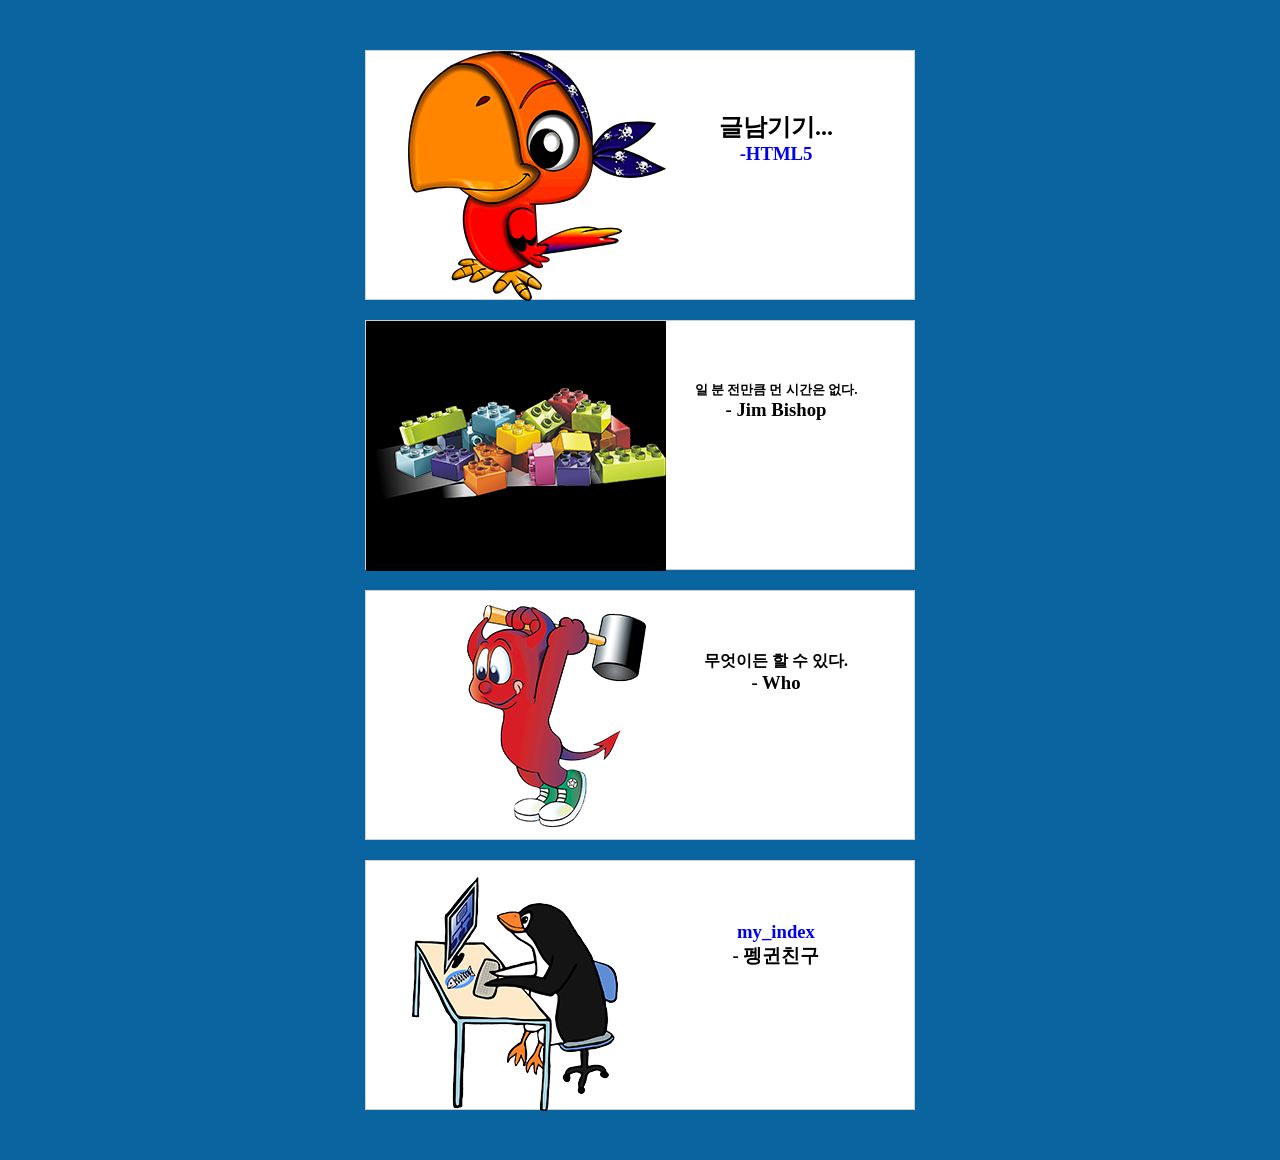
<file: index.html>
<!DOCTYPE html>
<html lang="ko">
<head>
    <meta charset="UTF-8">
    <meta name="viewport" content="width=device-width, initial-scale=1.0">
    <meta http-equiv="X-UA-Compatible" content="ie=edge">
    <title>INSPIRATIONAL QUOTES</title>
    <link rel="stylesheet" href="css/style.css">
</head>
<body>
    <!-- div#container>div*3.board>img+div.words+h2+h3 -->
    <div id="container">
        <div class="board">
            <img src="images/img1.png">    
            <div class="words">
                <h2>글남기기...</h2>
               <a href="./html5" target="_blank"><h3>-HTML5</h3></a>
            </div> 
        </a>           
        </div>
        <div class="board">
            <img src="images/img2.png">    
            <div class="words">
                <h5>일 분 전만큼 먼 시간은 없다.</h5>
                <h3>- Jim Bishop</h3>
            </div>            
        </div>
        <div class="board">
            <img src="images/img3.png">    
            <div class="words">
                <h4>무엇이든 할 수 있다.</h4>
                <h3>- Who</h3>
            </div>            
        </div>            
        <div class="board">
            <img src="images/img4.png">    
            <div class="words">
                <h3><a href="./new/rotation.html">my_index</a></h3>
                <h3>- 펭귄친구</h3>
            </div>            
        </div>            
    </div>
</body>
</html>
</file>
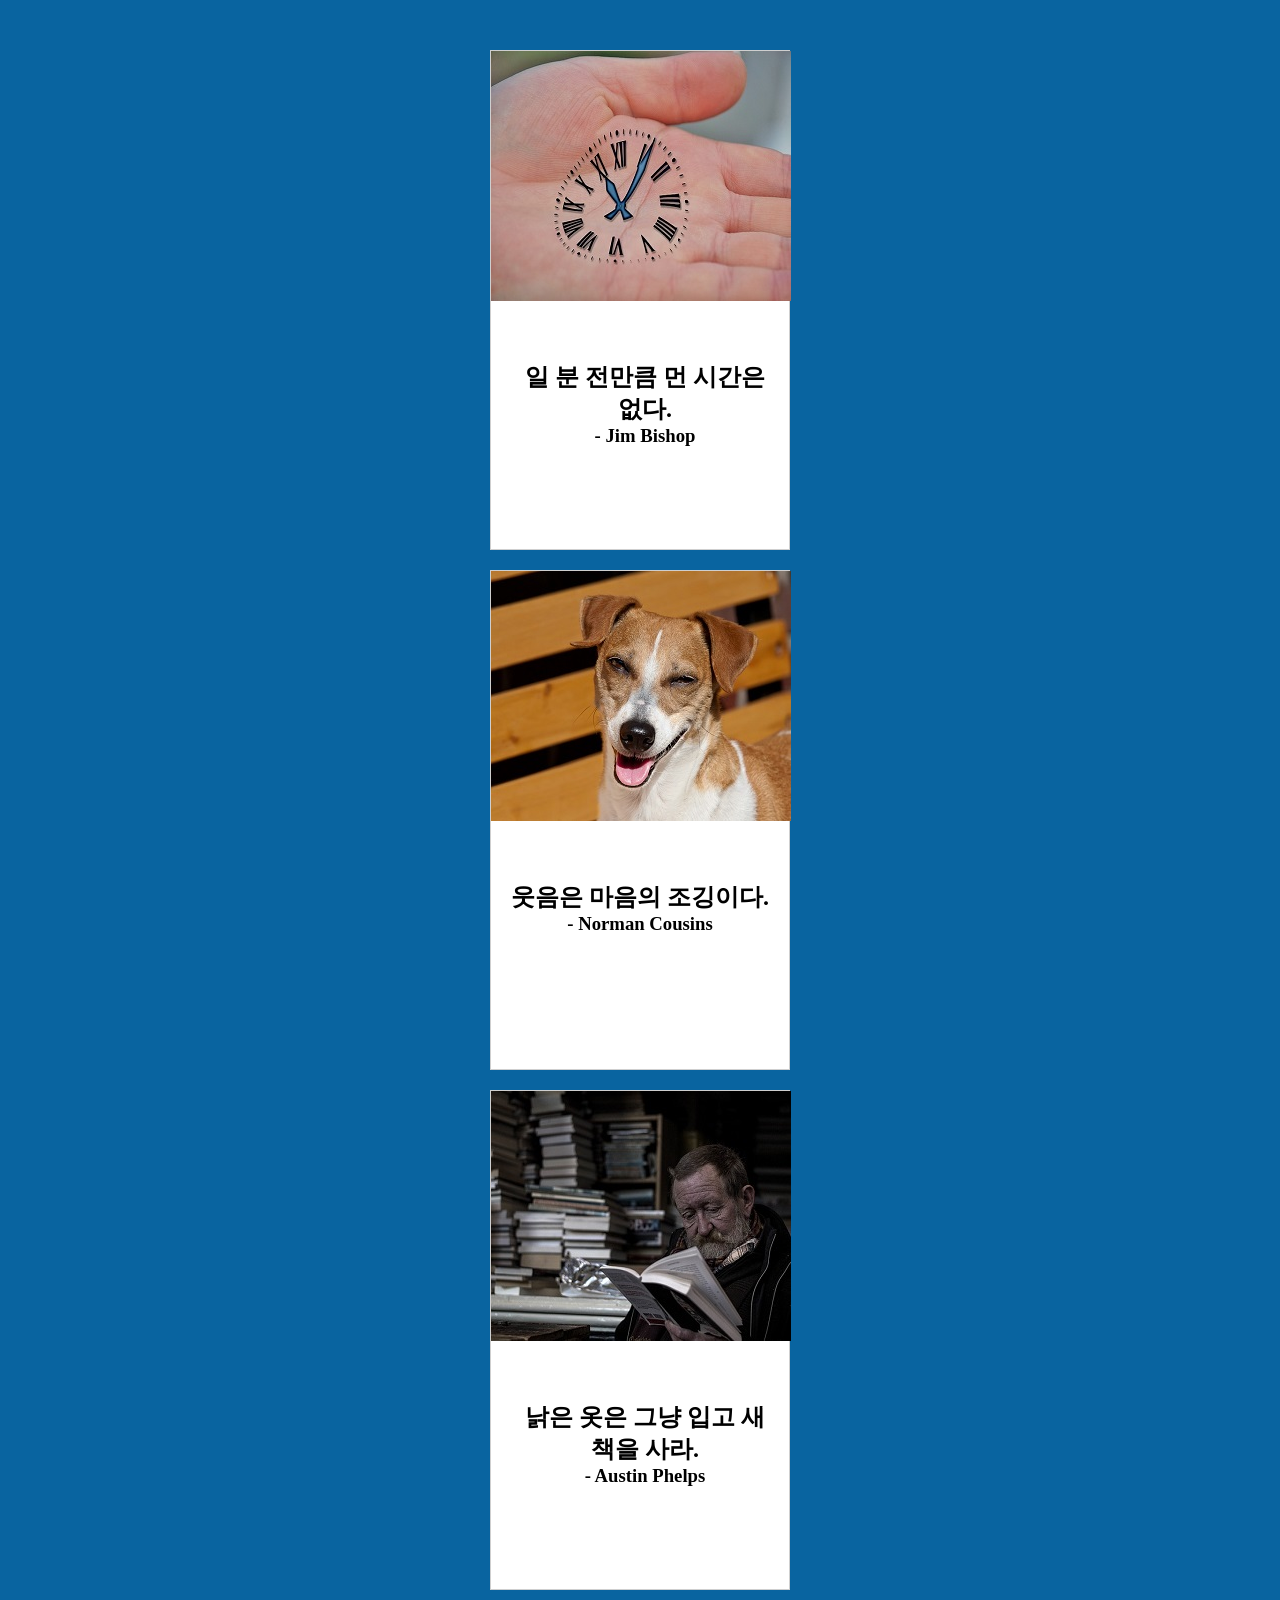
<file: html5/15/index.html>
<!DOCTYPE html>
<html lang="ko">
<head>
    <meta charset="UTF-8">
    <meta name="viewport" content="width=device-width, initial-scale=1.0">
    <meta http-equiv="X-UA-Compatible" content="ie=edge">
    <title>INSPIRATIONAL QUOTES</title>
    <link rel="stylesheet" href="css/style.css">
</head>
<body>
    <div id="container">
        <div class="card">
            <img src="images/1.jpg">
            <div class="words">
                <h2>일 분 전만큼 먼 시간은 없다.</h2>
                <h3>- Jim Bishop</h3>
            </div>
        </div>
        <div class="card">
            <img src="images/2.jpg">
            <div class="words">
                <h2>웃음은 마음의 조깅이다.</h2>
                <h3>- Norman Cousins</h3>
            </div>
        </div>
        <div class="card">
            <img src="images/3.jpg">
            <div class="words">
                <h2>낡은 옷은 그냥 입고 새 책을 사라.</h2>
                <h3>- Austin Phelps</h3>
            </div>
        </div>
    </div>
</body>

</html>
</file>
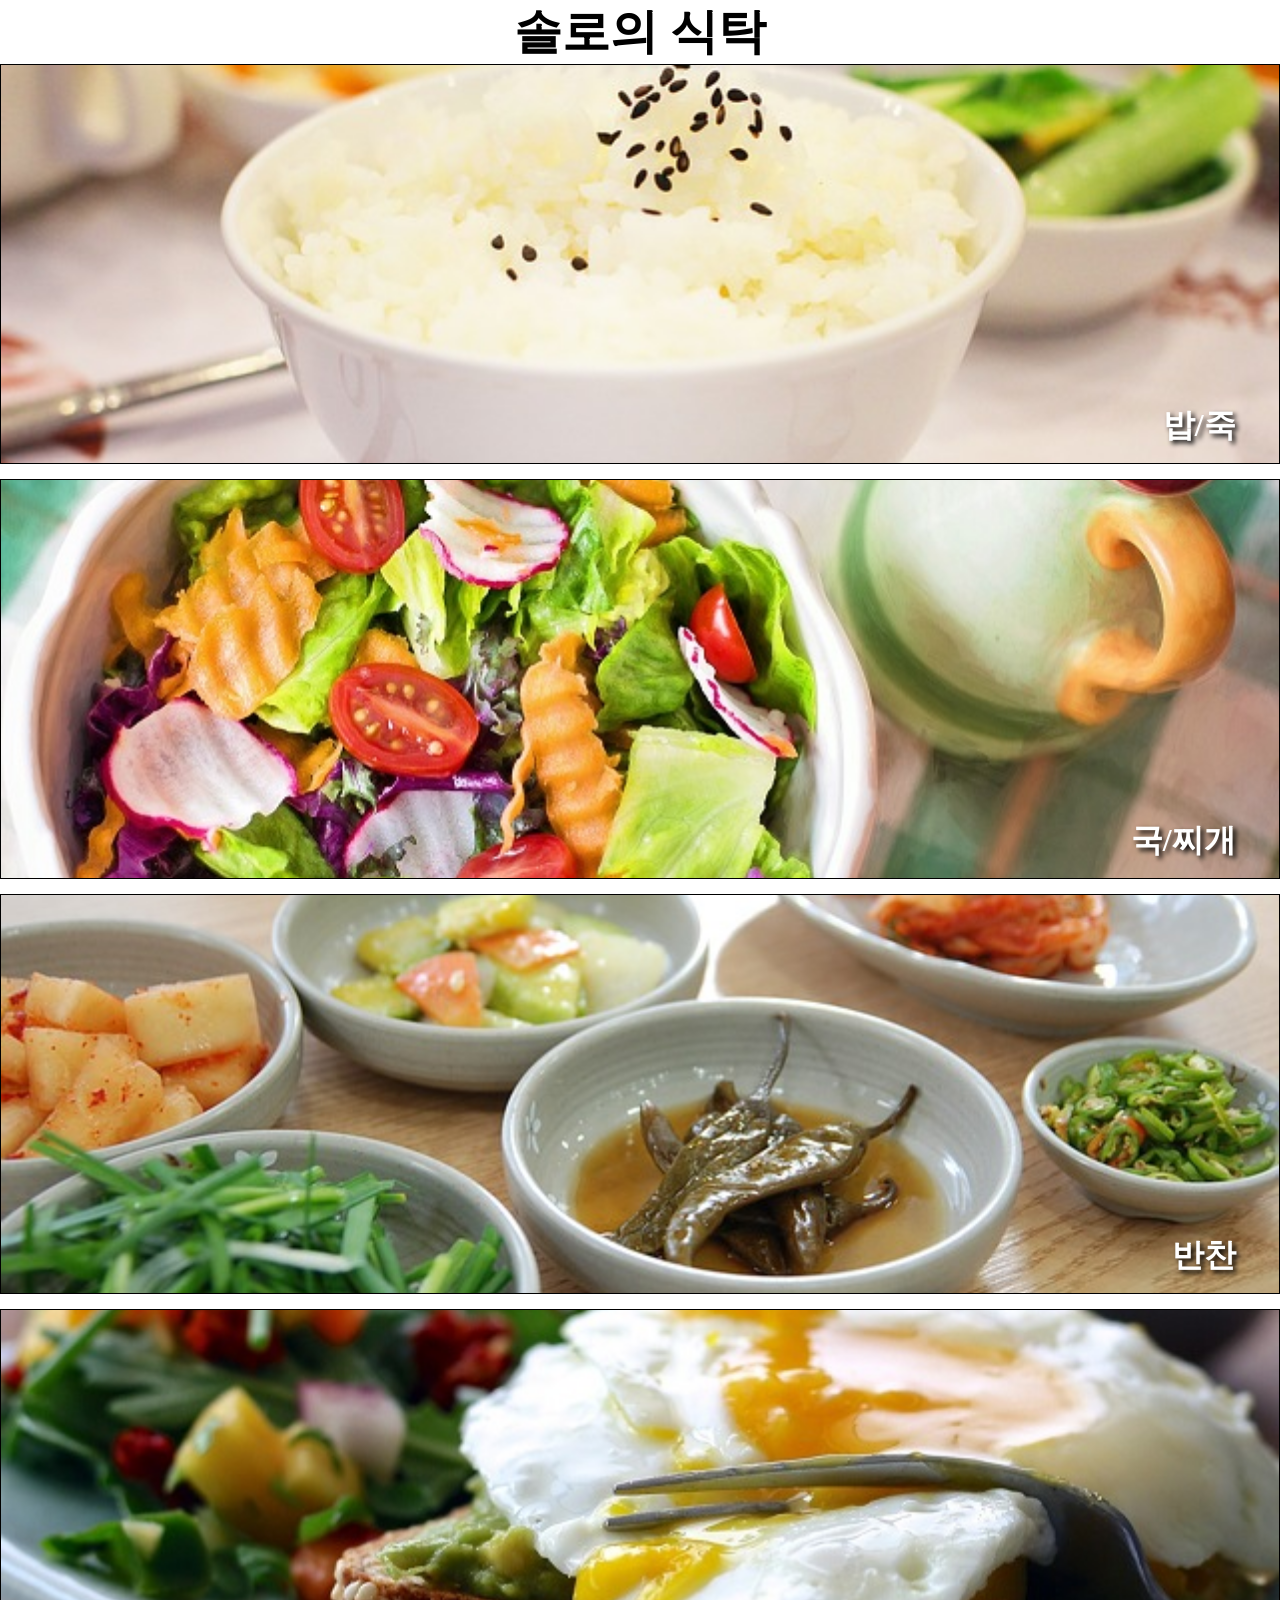
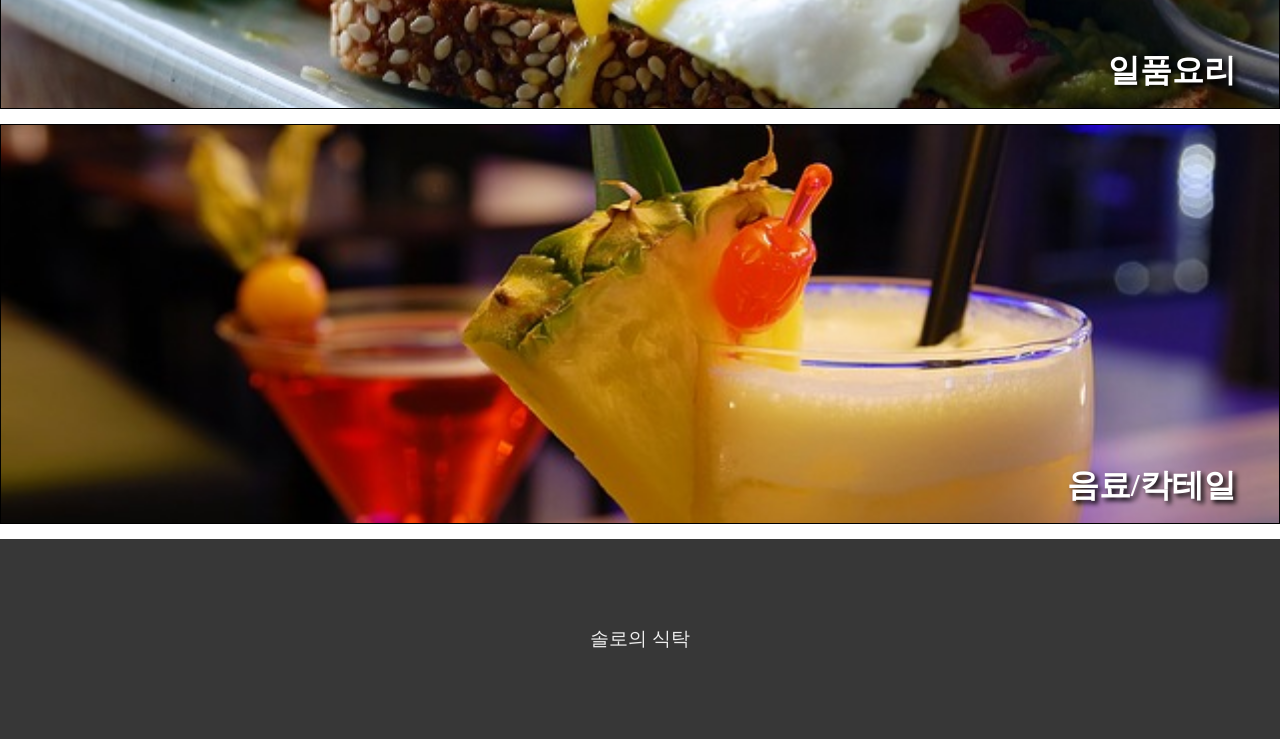
<file: html5/16/index.html>
<!DOCTYPE html>
<html lang="ko">
<head>
    <meta charset="utf-8">
    <title>솔로의 식탁</title>
    <meta name="viewport" content="width=device-width, initial-scale=1">
    <link rel="stylesheet" href="css/style.css">
</head>
<body>
	<div id="container">
		<header>
			<h1>솔로의 식탁</h1>
		</header>
		<section id="menus">
			<div id="menu1">
                <h2>밥/죽</h2>
			</div>
			<div id="menu2">
                <h2>국/찌개</h2>
			</div>
			<div id="menu3">
                <h2>반찬</h2>
			</div>
			<div id="menu4">
                <h2>일품요리</h2>
			</div>
			<div id="menu5">
                <h2>음료/칵테일</h2>
			</div>
		</section>
		<section id="notice">

		</section>
		<footer>
            <p>솔로의 식탁</p>
		</footer>
	</div>
</body>
</html>
</file>
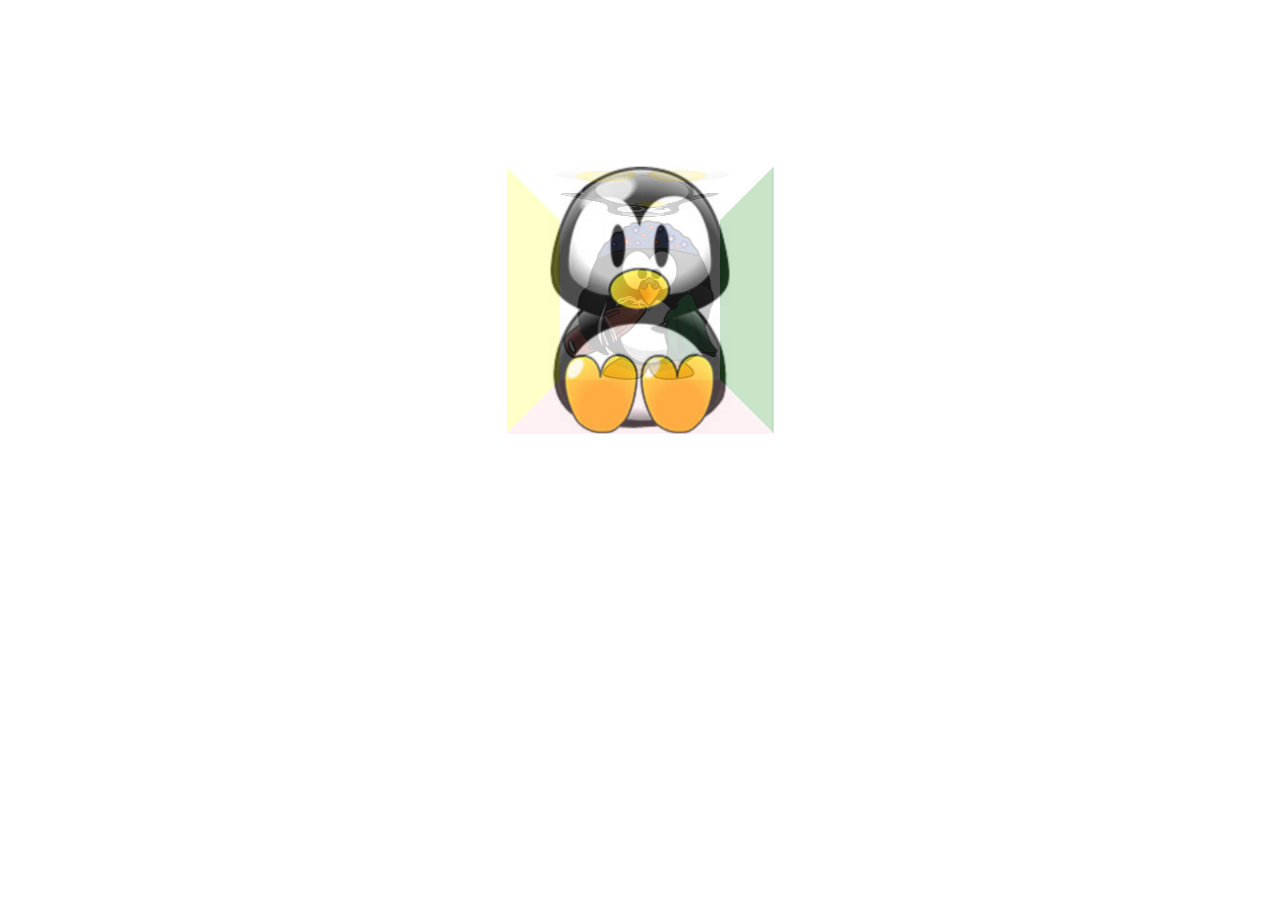
<file: new/rotation.html>
﻿<!DOCTYPE html>
<html>
<head>
    <title>CSS3 Transform Basic</title>
    <style>
        body {
            width: 200px;
            margin: 200px auto;

            /* -ms-perspective: 400; */
            /* 원근감 생긴다. 459(do-it)페이지 참고  */
            -webkit-perspective: 400;
            perspective: 400;
        }

        section {
            width: 200px; height: 200px;
            position: relative;
            /* 애니메이션 설정 한줄로 */
            animation: rint 3s linear 0s infinite;

            /* 3D변형 적용 /  perserve-3d, flat 하위요소 평면(즉 2D) */
            transform-style: preserve-3d;
        }

        @keyframes rint {
            from {
                transform: rotateX(  0deg) rotateY(  0deg) rotateZ(  0deg);
            }

            to {
                transform: rotateX(360deg) rotateY(360deg) rotateZ(360deg);
            }
        }

        div {
            width: 200px; height: 200px;
            position: absolute; left: 0; top: 0;
            opacity: 0.7;
        }

        /* do-it 451page */
        /* ranslate3d : 지정한 크기만큼 x, y z 이동 */
        /* rotateX,Y : 지정한 각도 만큼 회전 */

        div:nth-child(1) {
            transform: rotateY(  0deg) translate3d(0px, 0px, 100px);
            background-image: url('img.jpg');
        }
        div:nth-child(2) {
            transform: rotateY( 90deg) translate3d(0px, 0px, 100px);
            background: green; 
        }
        div:nth-child(3) {
            transform: rotateY(180deg) translate3d(0px, 0px, 100px);
            background-image: url('img.png');
        }
        div:nth-child(4) {
            transform: rotateY(270deg) translate3d(0px, 0px, 100px);
            background: yellow;
        }
        div:nth-child(5) {
            transform: rotateX( 90deg) translate3d(0px, 0px, 100px);
            background-image: url('img.gif');
        }
        div:nth-child(6) {
            transform: rotateX(270deg) translate3d(0px, 0px, 100px);
            background: pink;
        }
    </style>
</head>
<body>
    <!-- 1. 회전 정육 면체  6면이다. -->
    <section>
        <div></div>
        <div></div>
        <div></div>
        <div></div>
        <div></div>
        <div></div>
    </section>
</body>
</html>
</file>
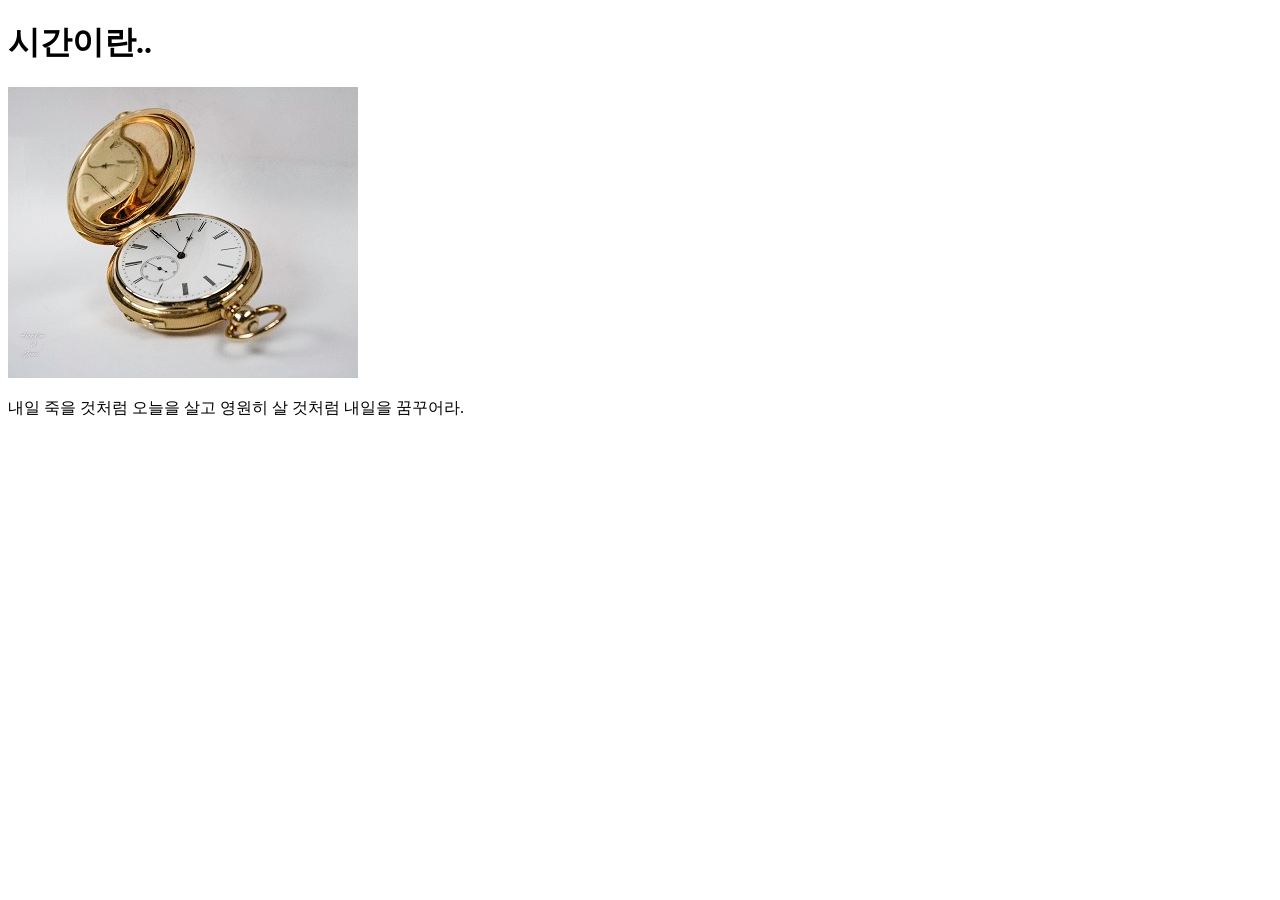
<file: html5/01/basic.html>
﻿<!doctype html>
<html lang="ko">
    <head>
        <meta charset="utf-8">
        <title>기본 HTML 문서</title>
    </head>
    <body>
        <h1>시간이란..</h1>
        <img src="images/watch.jpg">
        <p>내일 죽을 것처럼 오늘을 살고 영원히 살 것처럼 내일을 꿈꾸어라.</p>
    </body>
</html>
</file>
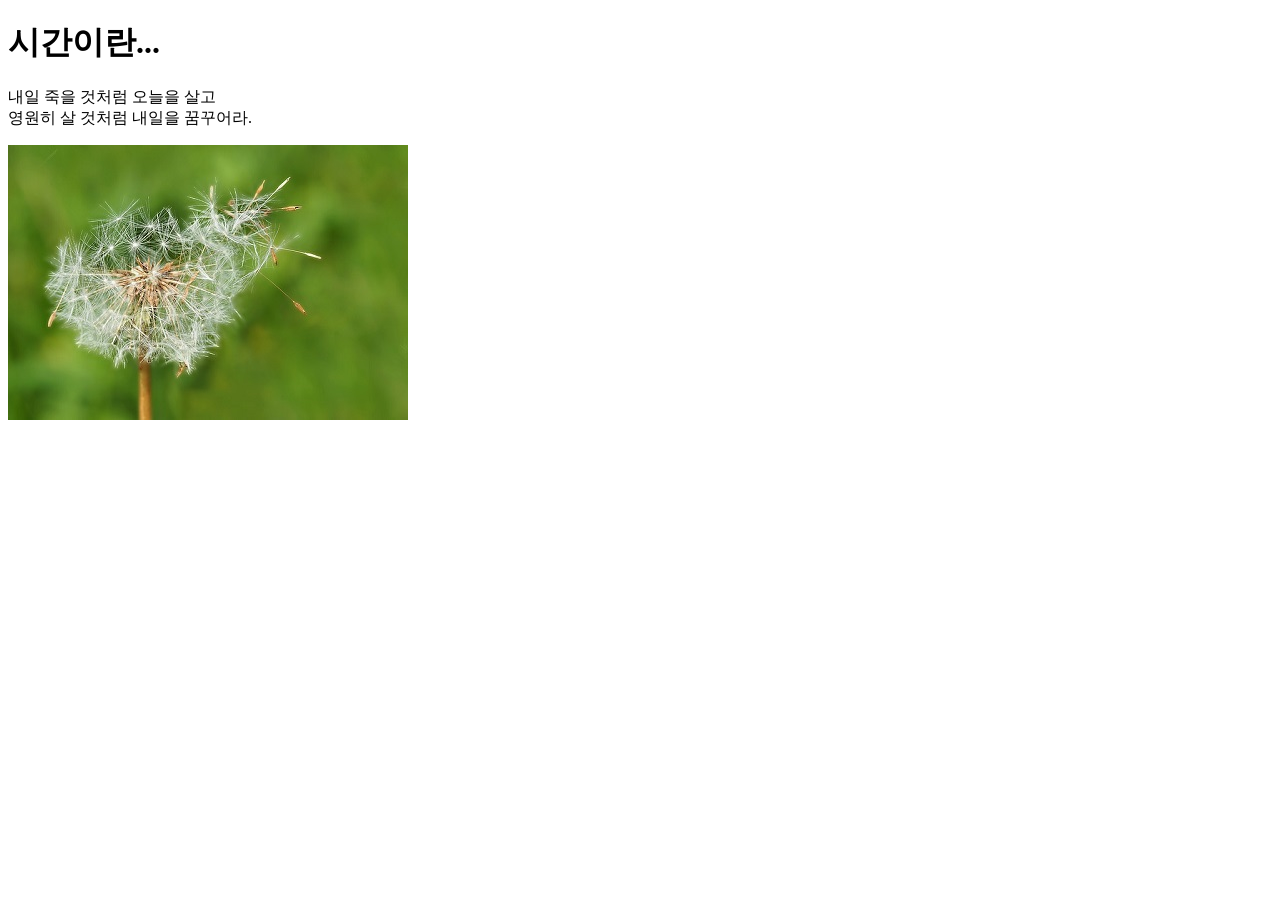
<file: html5/01/first-result.html>
<!DOCTYPE html>
<html lang="ko">
<head>
    <meta charset="UTF-8">
    <meta name="viewport" content="width=device-width, initial-scale=1.0">
    <meta http-equiv="X-UA-Compatible" content="ie=edge">
    <title>내가 처음 만드는 HTML 문서</title>
</head>
<body>
    <h1>시간이란...</h1>
	<p>내일 죽을 것처럼 오늘을 살고<br>
	영원히 살 것처럼 내일을 꿈꾸어라. </p>
	<img src="images/first.jpg">  
</body>
</html>
</file>
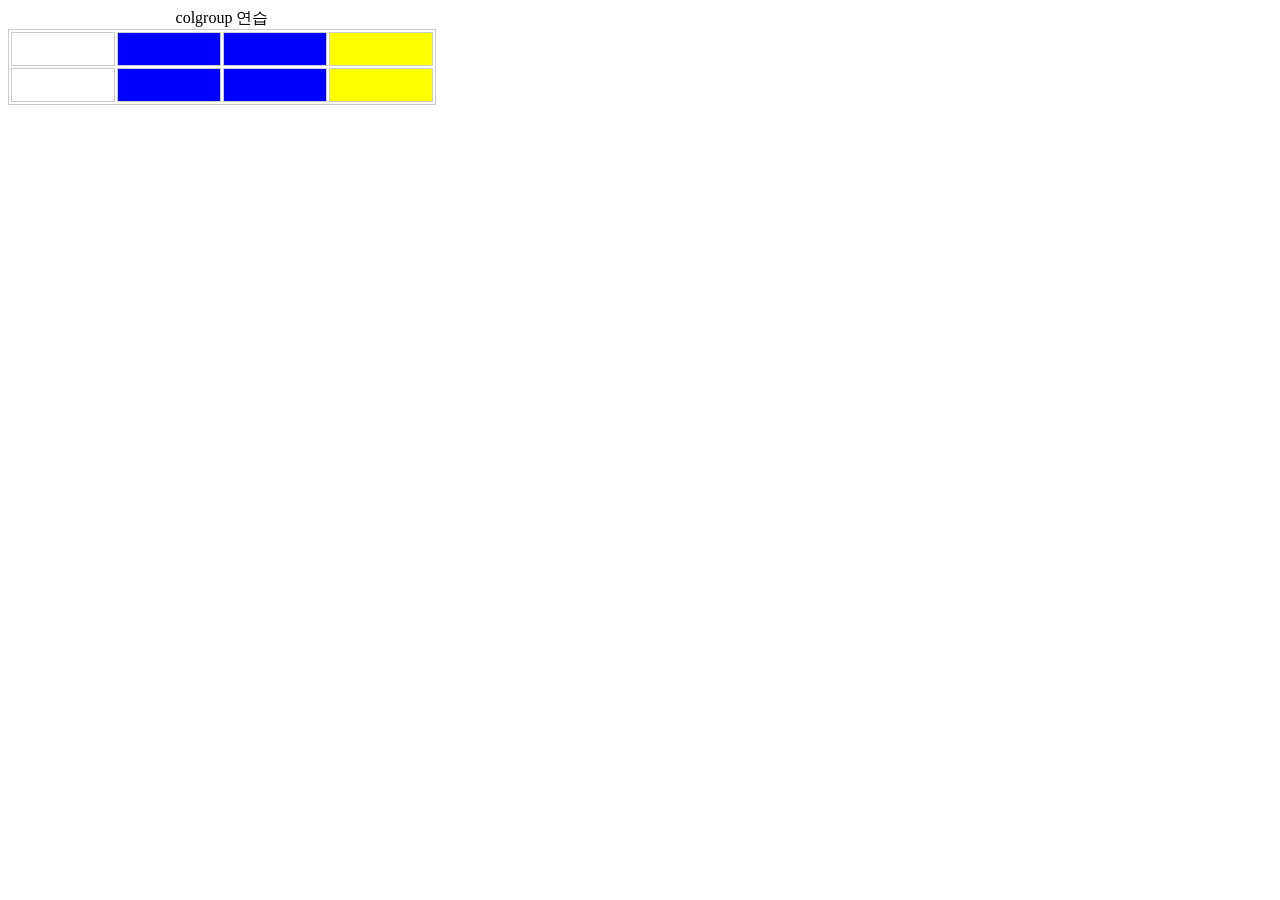
<file: html5/02/colgroup.html>
﻿<!DOCTYPE html>
<html lang="ko">
<head>
    <meta charset="utf-8">
    <title>표 만들기</title>
	<style>
		table, th, td {
			border:1px solid #ccc;
		}
		td {
			width:100px;  /* 셀 너비 */
			height:30px;  /* 셀 높이 */
		}
	</style>
</head>
<body>
	<table>
		<caption>colgroup 연습</caption>
		<colgroup>
			<col>
			<col span="2" style="background-color:blue;">
			<col style="background-color:yellow">
		</colgroup>
		<tr>
			<td></td>
			<td></td>
			<td></td>
			<td></td>
		</tr>
		<tr>
			<td></td>
			<td></td>
			<td></td>
			<td></td>
		</tr>
	</table>
</body>
</html>
</file>
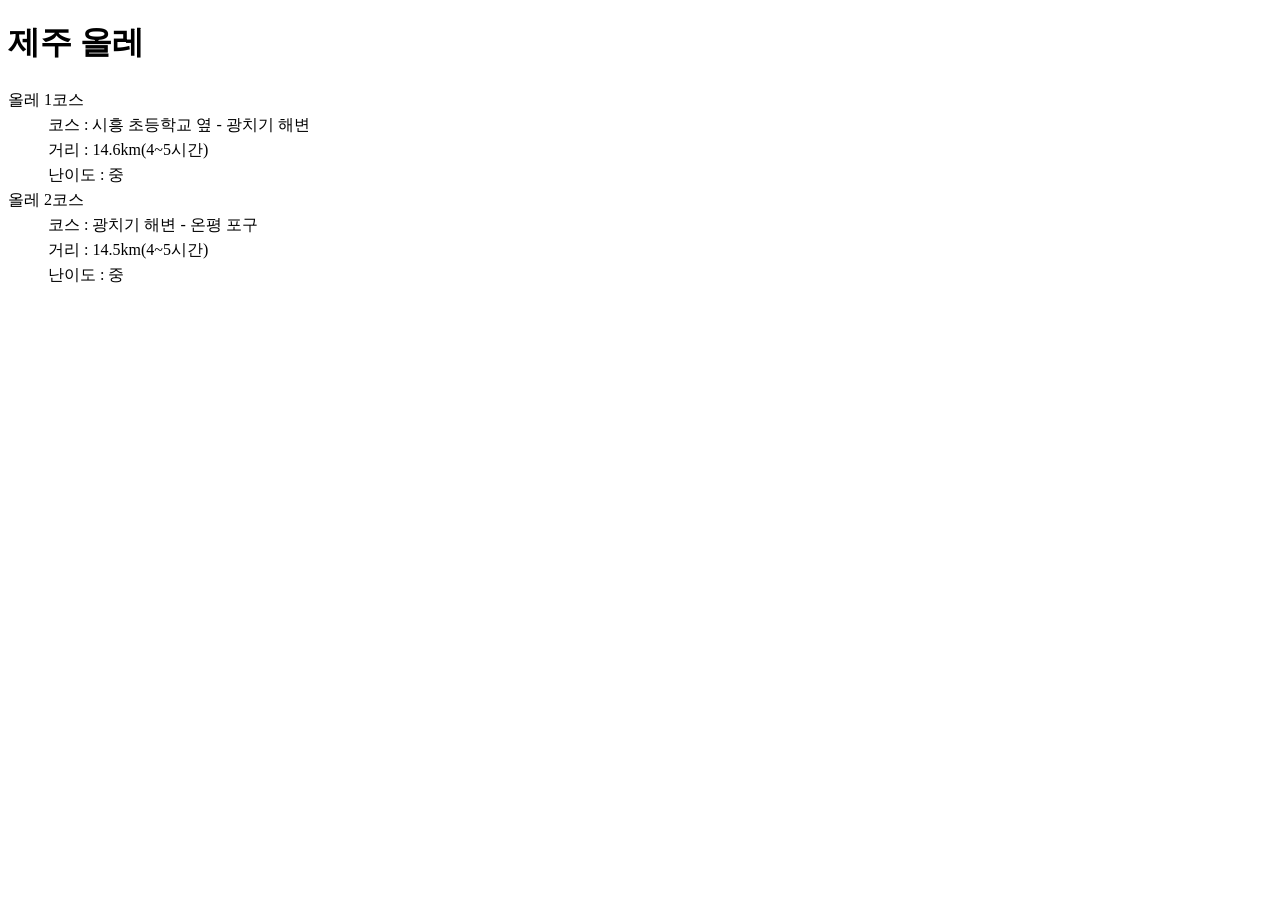
<file: html5/02/dl.html>
<!DOCTYPE html>
<html lang="ko">
<head>
	<meta charset="utf-8">
	<title>제주 올레</title>
	<style>
		dl {
			line-height:25px;   /* 줄 간격 */
		}
	</style>
</head>
<body>
	<h1>제주 올레 </h1>
	<dl>
		<dt>올레 1코스</dt>
		<dd>코스 : 시흥 초등학교 옆 - 광치기 해변</dd>
		<dd>거리 : 14.6km(4~5시간)</dd>
		<dd>난이도 : 중</dd>
		<dt>올레 2코스</dt>
		<dd>코스 : 광치기 해변 - 온평 포구</dd>
		<dd>거리 : 14.5km(4~5시간)</dd>
		<dd>난이도 : 중</dd>
	</dl>
</body>
</html>
</file>
<file: css/style.css>
* {
    margin:0;
    padding:0;
    box-sizing: border-box;
}

a { text-decoration: none; }

body {
    background:rgb(9, 100, 160);
}

#container {
    width:320px;        
    margin:50px auto;
}

.board {
    position:relative;    
    width:300px;
    height:500px;
    margin:20px 10px;
    border:1px solid #0f0f0f33;
    background-color:#ffffff;      
}

.words {
    position:absolute;    
    left:10px;
    top:300px;
    padding:10px;
    text-align:center;   
}

@media screen and (min-width:768px) and (max-width:1719px) {
    #container {
        width:570px;        
        margin:50px auto;
    }
    .board {
        position:relative;    
        width:550px;
        height:250px;
        margin:20px 10px;
        border:1px solid #0f0f0f33;
        background-color:#ffffff;      
    }

    .words {
        position:absolute;    
        left:310px;
        top:50px;
        text-align:center;
        width:200px;          
    }
}

@media screen and (min-width:1720px) {
    #container {
        width:1710px;
        margin:50px auto;
    }    
    .board {
        position:relative;
        float:left;  /* 카드를 가로로 배치 */
        width:550px;
        height:250px;
        margin:10px;
        border:1px solid #0f0f0f33;
        background-color:#ffffff;      
    }
    
    .words {
        position:absolute;    
        left:310px;
        top:50px;
        text-align:center;
        width:200px;          
    }
}
</file>
<file: html5/15/css/style.css>
* {
    margin:0;
    padding:0;
    box-sizing: border-box;
}
body {
    background:rgb(9, 100, 160);
}
#container {
    width:320px;        
    margin:50px auto;
}
 .card {
    position:relative;    
    width:300px;
    height:500px;
    margin:20px 10px;
    border:1px solid #0f0f0f33;
    background-color:#ffffff;      
} 
.words {
    position:absolute;    
    left:10px;  /* 텍스트 left 위치 */
    top:300px;  /* 텍스트 top 위치 */
    padding:10px;
    text-align:center;   
}
</file>
<file: html5/16/css/style.css>
* {
  margin:0;
  padding:0;
  box-sizing:border-box;
}
#container {
	width:100%;
}
header {
	width:100%;			
}
header h1 {
  font-size:3em;
  text-align: center;
}
#menus {
	width:100%;         
}
#menus > div {
  position:relative;
  height:400px;
  border:1px solid black;
   margin-bottom:15px;
}
#menu1, #menu2, #menu3, #menu4, #menu5 {
  width:100%;
}
#menus h2 {
  position:absolute;
  padding:5px;
  font-size:2em;
  color:white;
  text-shadow:3px 3px 5px black;
  right:3%;
  bottom:10px;
}
#menu1 {
  background:url("../images/dish1.jpg") no-repeat center;
  background-size:cover;
}
#menu2 {
  background:url("../images/dish2.jpg") no-repeat center;
  background-size:cover;
}
 #menu3 {
  background:url("../images/dish3.jpg") no-repeat center;
  background-size:cover;
}
#menu4 {
  background:url("../images/dish4.jpg") no-repeat center;
  background-size:cover;
}
#menu5 {
  background:url("../images/dish5.jpg") no-repeat center;
  background-size:cover;
}
footer {
  width:100%;
  background:#373737;
  height:200px;
}
footer p {
  font-size:1.2em;
  color:#eee;
  text-align:center;
   line-height:200px;
}
</file>
